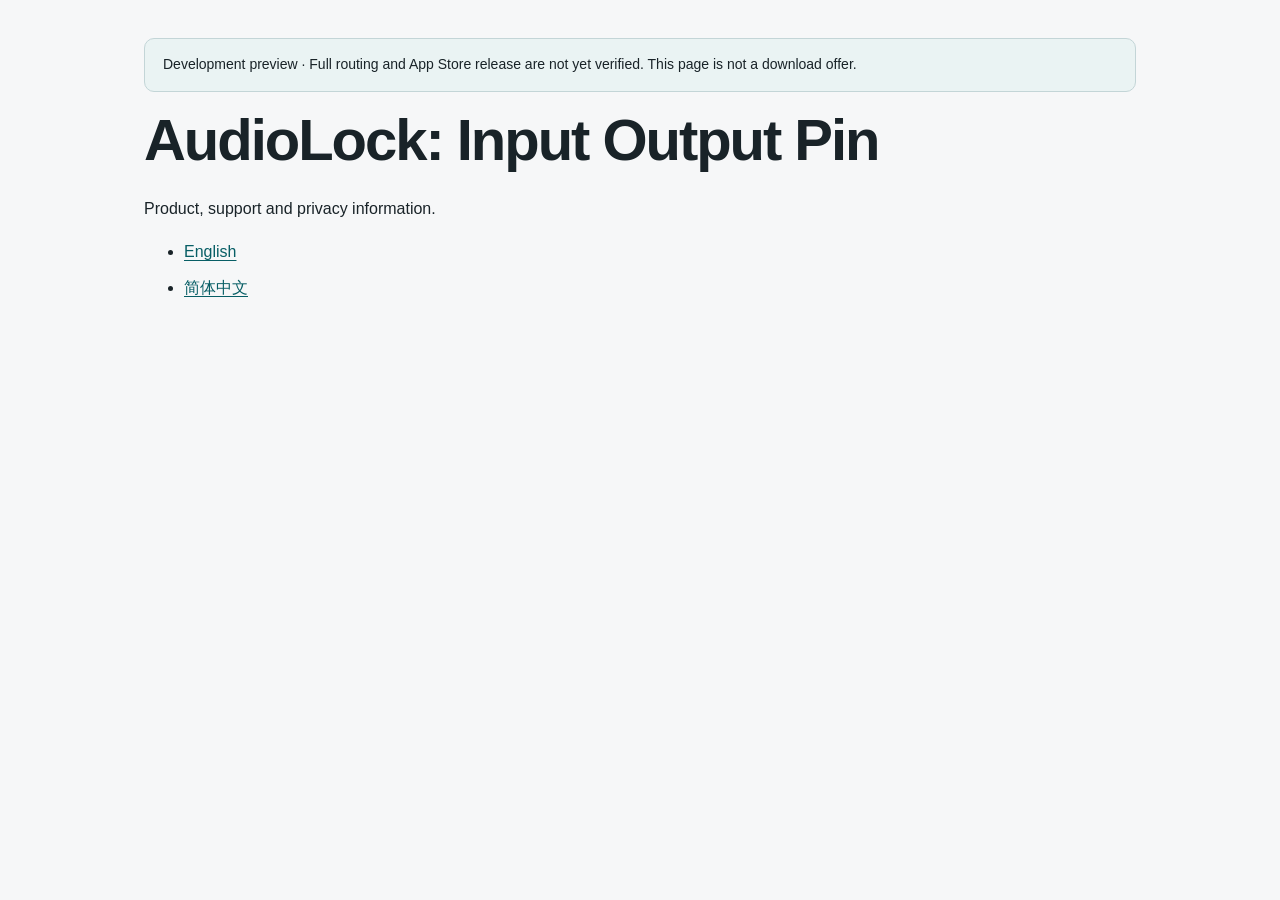
<file: index.html>
<!doctype html><html lang="en"><head><meta charset="utf-8"><meta name="viewport" content="width=device-width,initial-scale=1"><meta name="robots" content="noindex,follow"><title>AudioLock: Input Output Pin · Languages</title><link rel="canonical" href="https://kaylaoneal.github.io/audiolock-support/"><link rel="stylesheet" href="styles.css"></head><body><main><p class="notice">Development preview · Full routing and App Store release are not yet verified. This page is not a download offer.</p><h1>AudioLock: Input Output Pin</h1><p>Product, support and privacy information.</p><ul><li><a lang="en-US" href="en-US/index.html">English</a></li><li><a lang="zh-Hans" href="zh-Hans/index.html">简体中文</a></li></ul></main></body></html>
</file>
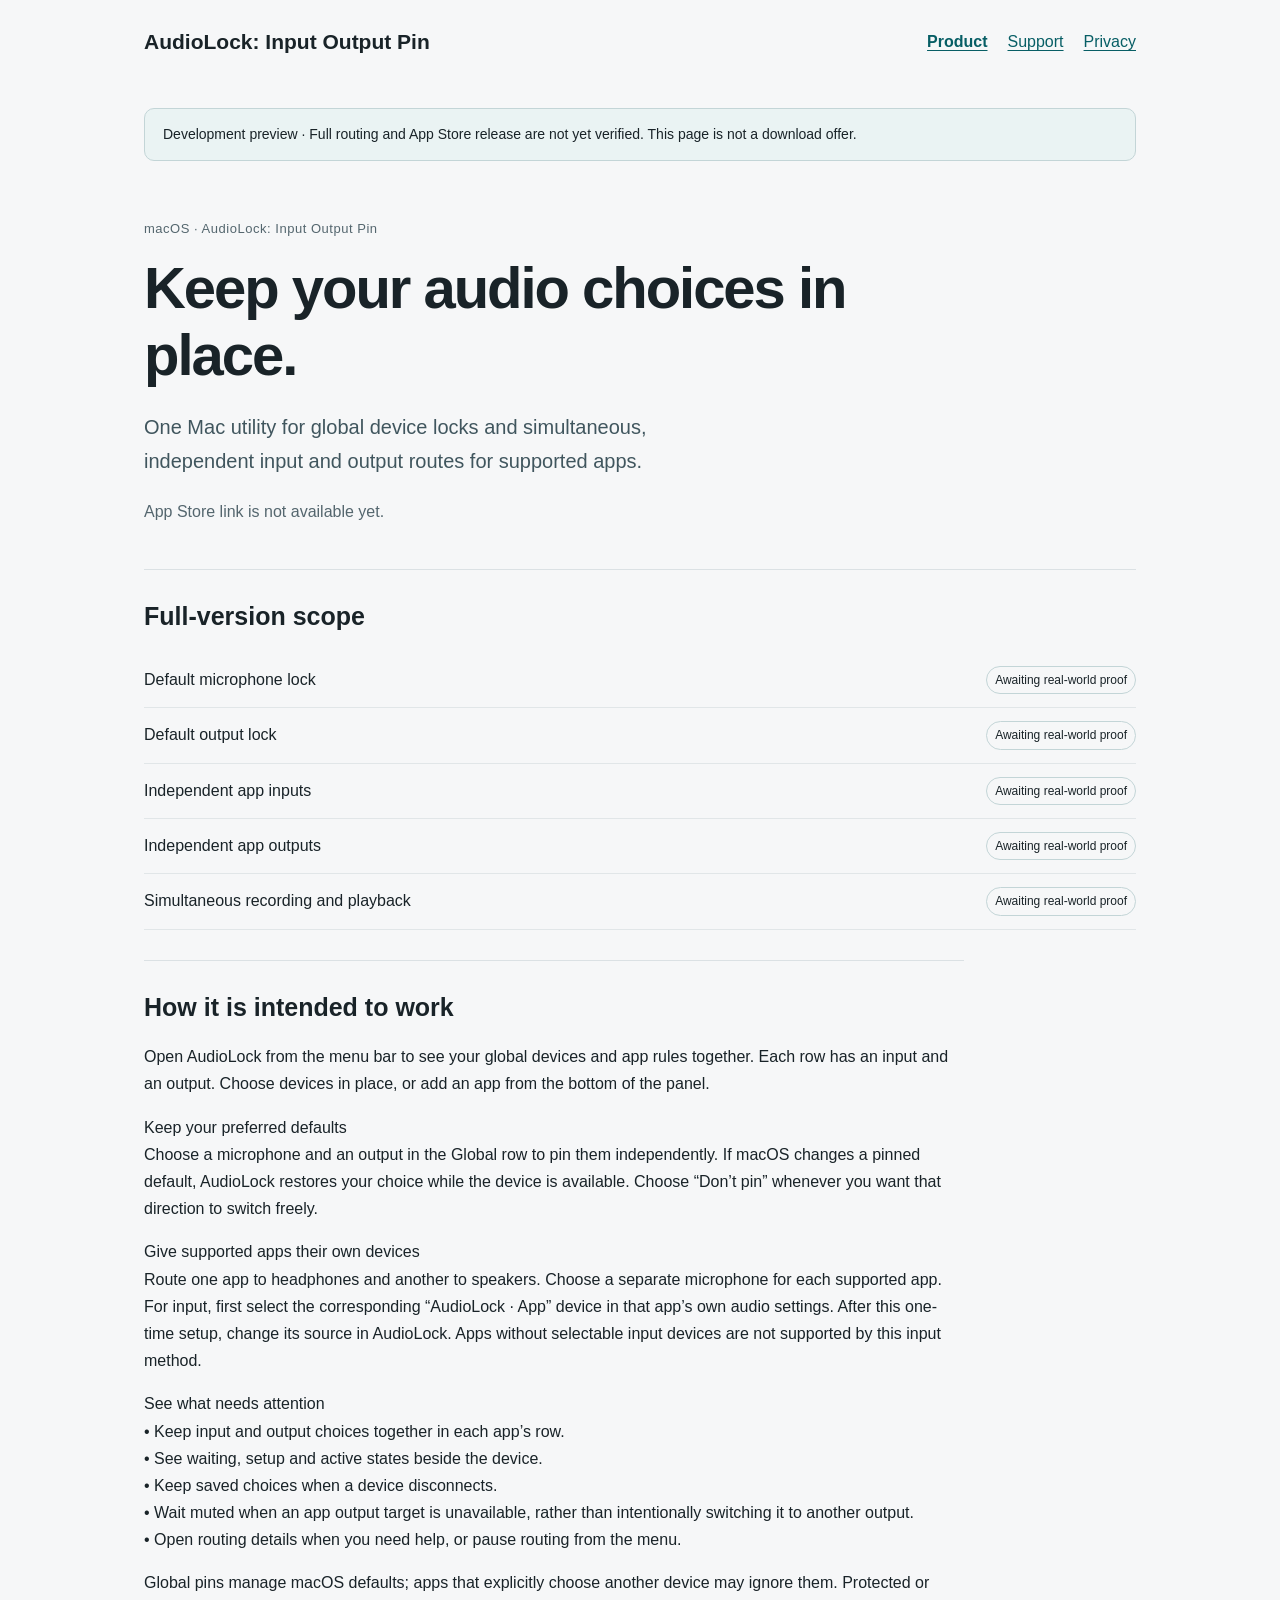
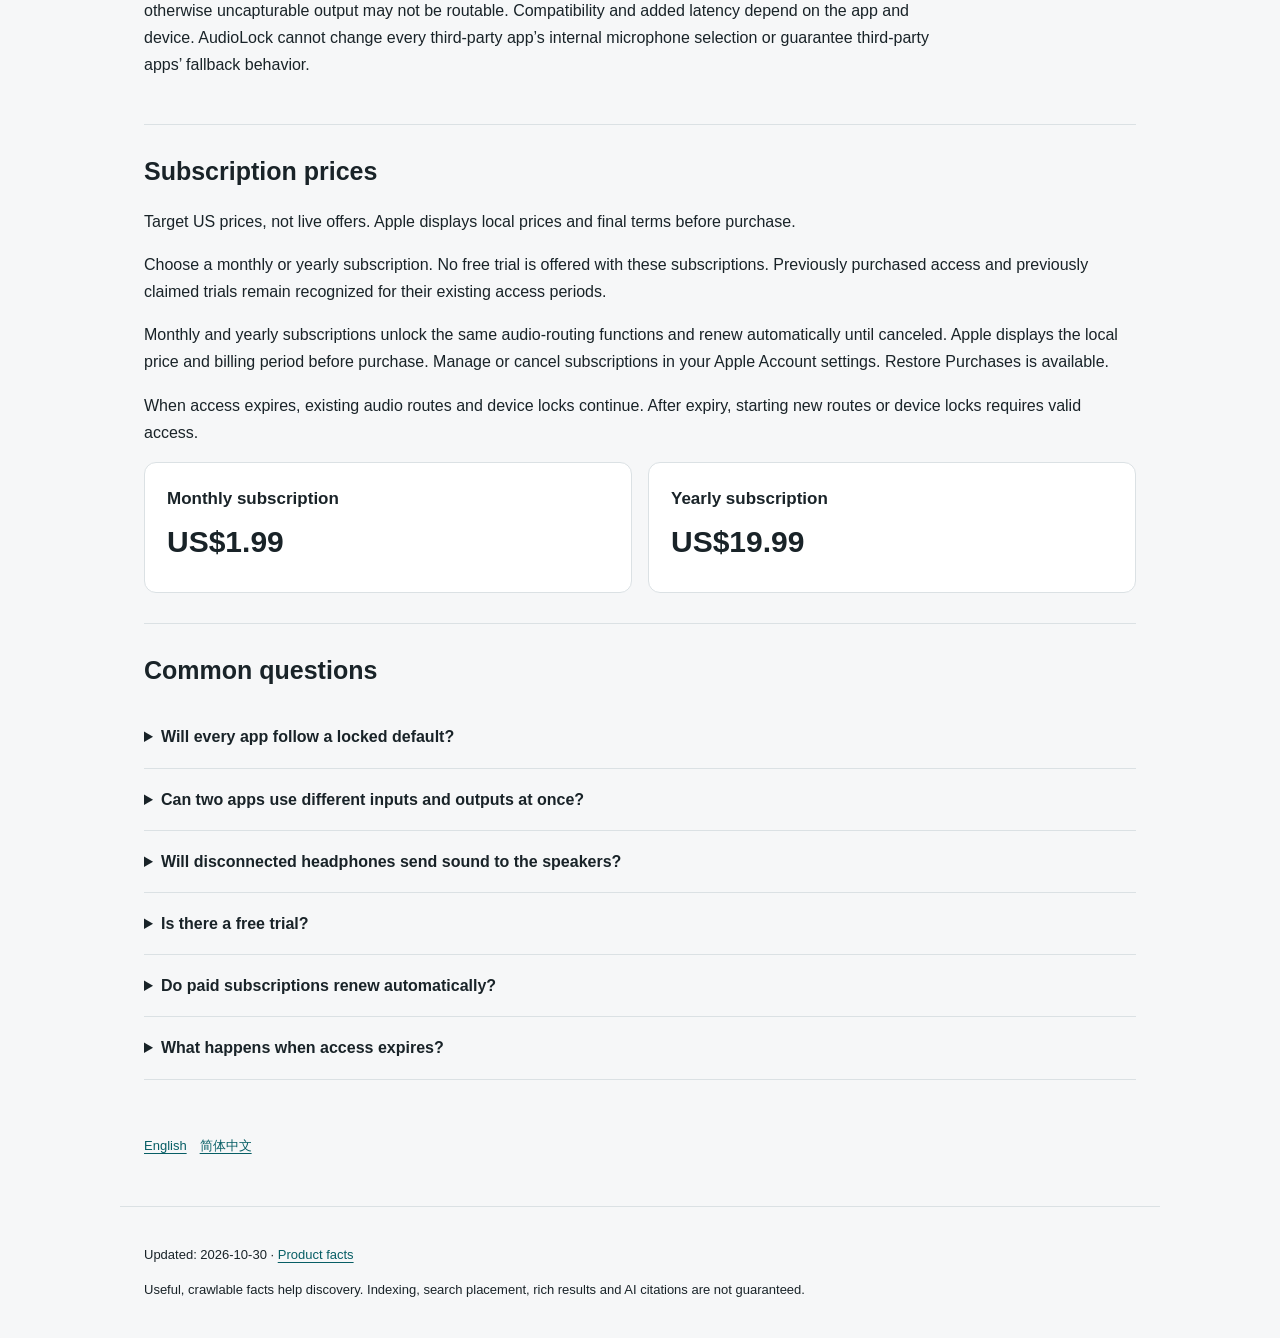
<file: en-US/index.html>
<!doctype html>
<html lang="en-US"><head><meta charset="utf-8"><meta name="viewport" content="width=device-width,initial-scale=1"><meta name="robots" content="noindex,follow"><title>AudioLock: Input Output Pin</title><meta name="description" content="One Mac utility for global device locks and simultaneous, independent input and output routes for supported apps."><link rel="canonical" href="https://kaylaoneal.github.io/audiolock-support/en-US/index.html">
<link rel="alternate" hreflang="en-US" href="https://kaylaoneal.github.io/audiolock-support/en-US/index.html">
<link rel="alternate" hreflang="zh-Hans" href="https://kaylaoneal.github.io/audiolock-support/zh-Hans/index.html">
<link rel="alternate" hreflang="x-default" href="https://kaylaoneal.github.io/audiolock-support/en-US/index.html"><link rel="stylesheet" href="../styles.css"><script type="application/ld+json">{"@context": "https://schema.org", "@type": "SoftwareApplication", "name": "AudioLock: Input Output Pin", "operatingSystem": "macOS", "applicationCategory": "UtilitiesApplication", "inLanguage": "en-US", "description": "One Mac utility for global device locks and simultaneous, independent input and output routes for supported apps.", "creativeWorkStatus": "In development", "url": "https://kaylaoneal.github.io/audiolock-support/en-US/index.html"}</script></head><body><header><div class="top"><a class="brand" href="index.html">AudioLock: Input Output Pin</a><nav aria-label="AudioLock: Input Output Pin"><a href="index.html" aria-current="page">Product</a><a href="support.html">Support</a><a href="privacy.html">Privacy</a></nav></div></header><main><aside class="notice">Development preview · Full routing and App Store release are not yet verified. This page is not a download offer.</aside><section class="hero"><p class="eyebrow">macOS · AudioLock: Input Output Pin</p><h1>Keep your audio choices in place.</h1><p class="lead">One Mac utility for global device locks and simultaneous, independent input and output routes for supported apps.</p><p class="muted">App Store link is not available yet.</p></section><section class="section"><h2>Full-version scope</h2><div class="capability"><span>Default microphone lock</span><span class="state">Awaiting real-world proof</span></div><div class="capability"><span>Default output lock</span><span class="state">Awaiting real-world proof</span></div><div class="capability"><span>Independent app inputs</span><span class="state">Awaiting real-world proof</span></div><div class="capability"><span>Independent app outputs</span><span class="state">Awaiting real-world proof</span></div><div class="capability"><span>Simultaneous recording and playback</span><span class="state">Awaiting real-world proof</span></div></section><section class="section copy"><h2>How it is intended to work</h2><p>Open AudioLock from the menu bar to see your global devices and app rules together. Each row has an input and an output. Choose devices in place, or add an app from the bottom of the panel.</p><p>Keep your preferred defaults
Choose a microphone and an output in the Global row to pin them independently. If macOS changes a pinned default, AudioLock restores your choice while the device is available. Choose “Don’t pin” whenever you want that direction to switch freely.</p><p>Give supported apps their own devices
Route one app to headphones and another to speakers. Choose a separate microphone for each supported app. For input, first select the corresponding “AudioLock · App” device in that app’s own audio settings. After this one-time setup, change its source in AudioLock. Apps without selectable input devices are not supported by this input method.</p><p>See what needs attention
• Keep input and output choices together in each app’s row.
• See waiting, setup and active states beside the device.
• Keep saved choices when a device disconnects.
• Wait muted when an app output target is unavailable, rather than intentionally switching it to another output.
• Open routing details when you need help, or pause routing from the menu.</p><p>Global pins manage macOS defaults; apps that explicitly choose another device may ignore them. Protected or otherwise uncapturable output may not be routable. Compatibility and added latency depend on the app and device. AudioLock cannot change every third-party app’s internal microphone selection or guarantee third-party apps’ fallback behavior.</p></section><section class="section"><h2>Subscription prices</h2><p>Target US prices, not live offers. Apple displays local prices and final terms before purchase.</p><p>Choose a monthly or yearly subscription. No free trial is offered with these subscriptions. Previously purchased access and previously claimed trials remain recognized for their existing access periods.</p><p>Monthly and yearly subscriptions unlock the same audio-routing functions and renew automatically until canceled. Apple displays the local price and billing period before purchase. Manage or cancel subscriptions in your Apple Account settings. Restore Purchases is available.</p><p>When access expires, existing audio routes and device locks continue. After expiry, starting new routes or device locks requires valid access.</p><div class="grid"><div class="card"><h3>Monthly subscription</h3><p class="price">US$1.99</p></div><div class="card"><h3>Yearly subscription</h3><p class="price">US$19.99</p></div></div></section><section class="section"><h2>Common questions</h2><details><summary>Will every app follow a locked default?</summary><p>No. Apps that explicitly choose a device can ignore the system default. Independent input requires selecting the supplied AudioLock input in a supported app.</p></details><details><summary>Can two apps use different inputs and outputs at once?</summary><p>That is the full-version goal. It remains unverified until two real apps pass simultaneous four-path testing; a saved rule is not proof of delivery.</p></details><details><summary>Will disconnected headphones send sound to the speakers?</summary><p>The output design keeps capture active and discards audio while waiting for the target. Real disconnect and crash behavior still requires verification; there is no blanket no-speaker guarantee.</p></details><details><summary>Is there a free trial?</summary><p>No new free trial is offered. Previously claimed trials remain valid for their existing access period; they do not enroll you in a paid subscription.</p></details><details><summary>Do paid subscriptions renew automatically?</summary><p>Yes. Monthly and yearly subscriptions renew automatically until canceled. Manage or cancel them in your Apple Account settings. Both plans unlock the same functions. No new trial is offered.</p></details><details><summary>What happens when access expires?</summary><p>Existing audio routes and device locks continue. After expiry, new routes or device locks require a purchase. Restore Purchases is available for your purchases.</p></details></section><div class="languages" aria-label="Language"><a href="../en-US/index.html" lang="en-US" hreflang="en-US">English</a><a href="../zh-Hans/index.html" lang="zh-Hans" hreflang="zh-Hans">简体中文</a></div></main><footer><p>Updated: 2026-10-30 · <a href="../facts.json">Product facts</a></p><p>Useful, crawlable facts help discovery. Indexing, search placement, rich results and AI citations are not guaranteed.</p></footer></body></html>
</file>
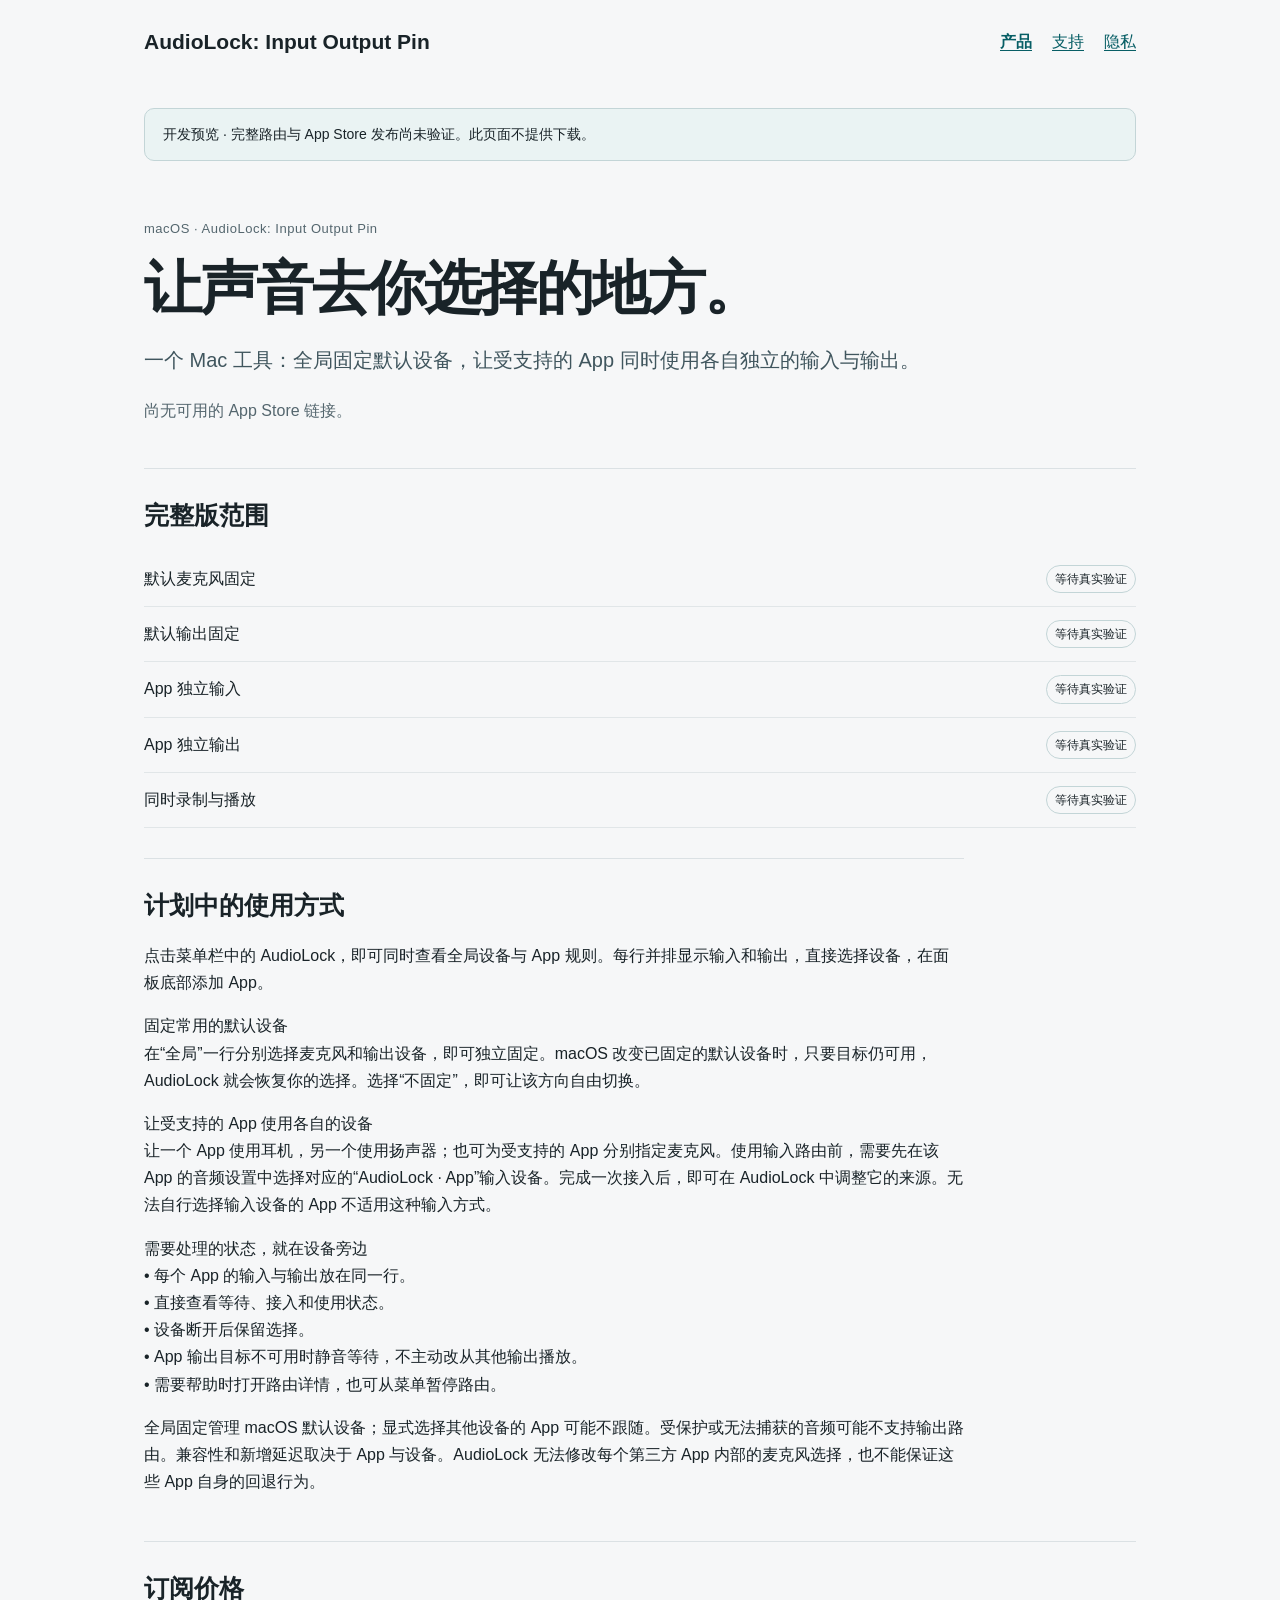
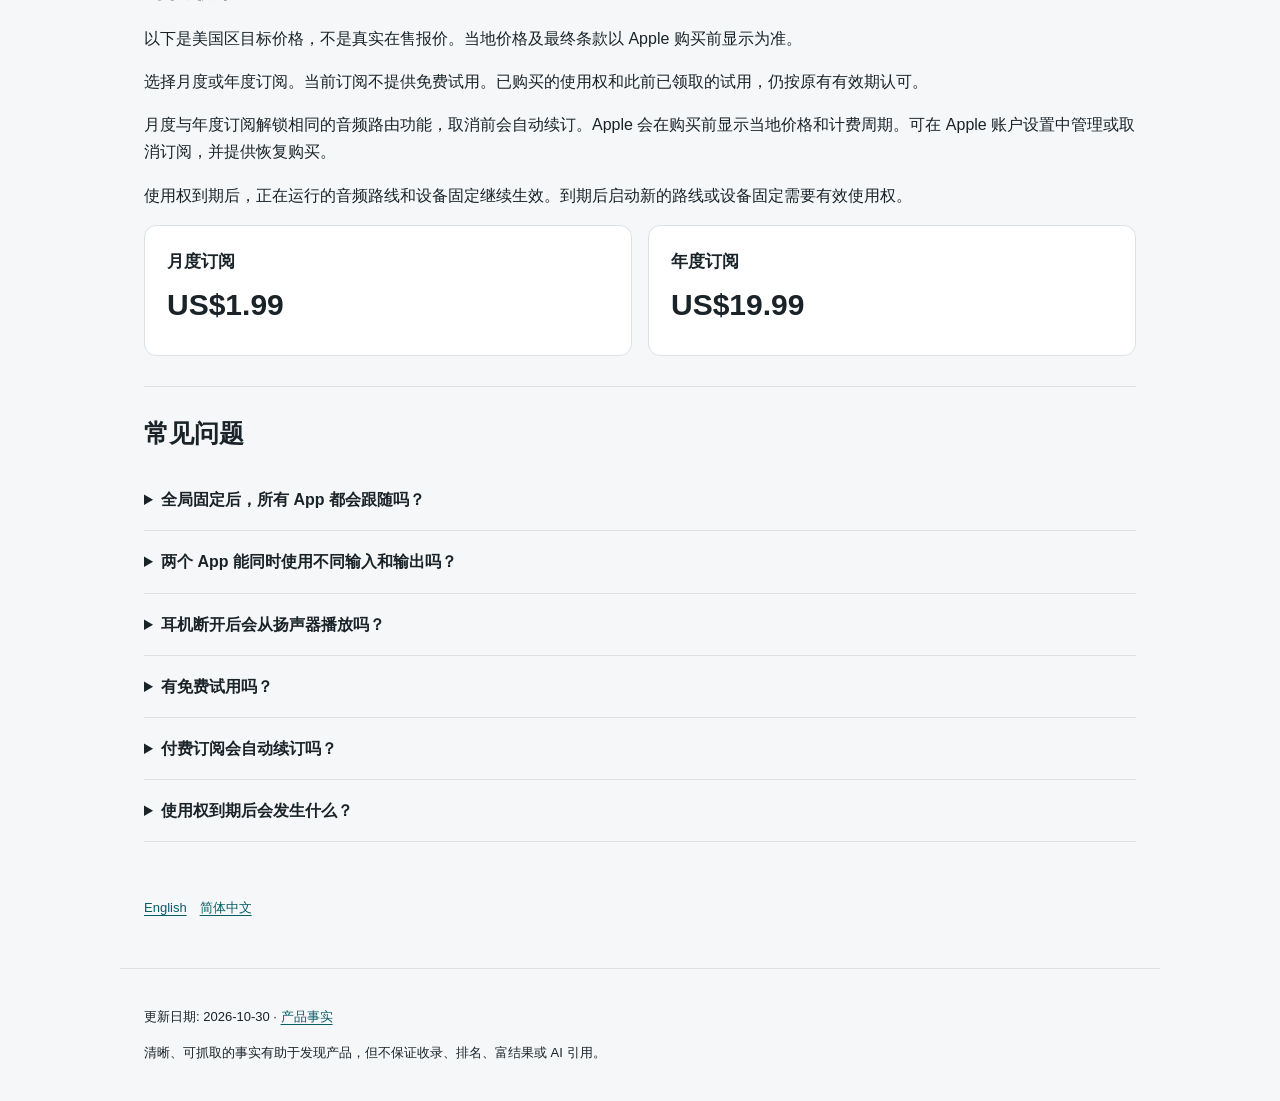
<file: zh-Hans/index.html>
<!doctype html>
<html lang="zh-Hans"><head><meta charset="utf-8"><meta name="viewport" content="width=device-width,initial-scale=1"><meta name="robots" content="noindex,follow"><title>AudioLock：音频设备固定</title><meta name="description" content="一个 Mac 工具：全局固定默认设备，让受支持的 App 同时使用各自独立的输入与输出。"><link rel="canonical" href="https://kaylaoneal.github.io/audiolock-support/zh-Hans/index.html">
<link rel="alternate" hreflang="en-US" href="https://kaylaoneal.github.io/audiolock-support/en-US/index.html">
<link rel="alternate" hreflang="zh-Hans" href="https://kaylaoneal.github.io/audiolock-support/zh-Hans/index.html">
<link rel="alternate" hreflang="x-default" href="https://kaylaoneal.github.io/audiolock-support/en-US/index.html"><link rel="stylesheet" href="../styles.css"><script type="application/ld+json">{"@context": "https://schema.org", "@type": "SoftwareApplication", "name": "AudioLock: Input Output Pin", "operatingSystem": "macOS", "applicationCategory": "UtilitiesApplication", "inLanguage": "zh-Hans", "description": "一个 Mac 工具：全局固定默认设备，让受支持的 App 同时使用各自独立的输入与输出。", "creativeWorkStatus": "In development", "url": "https://kaylaoneal.github.io/audiolock-support/zh-Hans/index.html"}</script></head><body><header><div class="top"><a class="brand" href="index.html">AudioLock: Input Output Pin</a><nav aria-label="AudioLock: Input Output Pin"><a href="index.html" aria-current="page">产品</a><a href="support.html">支持</a><a href="privacy.html">隐私</a></nav></div></header><main><aside class="notice">开发预览 · 完整路由与 App Store 发布尚未验证。此页面不提供下载。</aside><section class="hero"><p class="eyebrow">macOS · AudioLock: Input Output Pin</p><h1>让声音去你选择的地方。</h1><p class="lead">一个 Mac 工具：全局固定默认设备，让受支持的 App 同时使用各自独立的输入与输出。</p><p class="muted">尚无可用的 App Store 链接。</p></section><section class="section"><h2>完整版范围</h2><div class="capability"><span>默认麦克风固定</span><span class="state">等待真实验证</span></div><div class="capability"><span>默认输出固定</span><span class="state">等待真实验证</span></div><div class="capability"><span>App 独立输入</span><span class="state">等待真实验证</span></div><div class="capability"><span>App 独立输出</span><span class="state">等待真实验证</span></div><div class="capability"><span>同时录制与播放</span><span class="state">等待真实验证</span></div></section><section class="section copy"><h2>计划中的使用方式</h2><p>点击菜单栏中的 AudioLock，即可同时查看全局设备与 App 规则。每行并排显示输入和输出，直接选择设备，在面板底部添加 App。</p><p>固定常用的默认设备
在“全局”一行分别选择麦克风和输出设备，即可独立固定。macOS 改变已固定的默认设备时，只要目标仍可用，AudioLock 就会恢复你的选择。选择“不固定”，即可让该方向自由切换。</p><p>让受支持的 App 使用各自的设备
让一个 App 使用耳机，另一个使用扬声器；也可为受支持的 App 分别指定麦克风。使用输入路由前，需要先在该 App 的音频设置中选择对应的“AudioLock · App”输入设备。完成一次接入后，即可在 AudioLock 中调整它的来源。无法自行选择输入设备的 App 不适用这种输入方式。</p><p>需要处理的状态，就在设备旁边
• 每个 App 的输入与输出放在同一行。
• 直接查看等待、接入和使用状态。
• 设备断开后保留选择。
• App 输出目标不可用时静音等待，不主动改从其他输出播放。
• 需要帮助时打开路由详情，也可从菜单暂停路由。</p><p>全局固定管理 macOS 默认设备；显式选择其他设备的 App 可能不跟随。受保护或无法捕获的音频可能不支持输出路由。兼容性和新增延迟取决于 App 与设备。AudioLock 无法修改每个第三方 App 内部的麦克风选择，也不能保证这些 App 自身的回退行为。</p></section><section class="section"><h2>订阅价格</h2><p>以下是美国区目标价格，不是真实在售报价。当地价格及最终条款以 Apple 购买前显示为准。</p><p>选择月度或年度订阅。当前订阅不提供免费试用。已购买的使用权和此前已领取的试用，仍按原有有效期认可。</p><p>月度与年度订阅解锁相同的音频路由功能，取消前会自动续订。Apple 会在购买前显示当地价格和计费周期。可在 Apple 账户设置中管理或取消订阅，并提供恢复购买。</p><p>使用权到期后，正在运行的音频路线和设备固定继续生效。到期后启动新的路线或设备固定需要有效使用权。</p><div class="grid"><div class="card"><h3>月度订阅</h3><p class="price">US$1.99</p></div><div class="card"><h3>年度订阅</h3><p class="price">US$19.99</p></div></div></section><section class="section"><h2>常见问题</h2><details><summary>全局固定后，所有 App 都会跟随吗？</summary><p>不会。显式选择设备的 App 可以忽略系统默认。独立输入需要在受支持的 App 内选择对应的 AudioLock 输入。</p></details><details><summary>两个 App 能同时使用不同输入和输出吗？</summary><p>这是完整版目标。同两个真实 App 的四条路径并行测试通过前，不能称为已验证；保存规则也不等于实际传送成功。</p></details><details><summary>耳机断开后会从扬声器播放吗？</summary><p>输出设计会保持捕获并丢弃音频，等待指定设备。真实断连与崩溃行为仍需验证，不能保证任何故障下都不会外放。</p></details><details><summary>有免费试用吗？</summary><p>当前不提供新的免费试用。此前已领取的试用仍按原有有效期认可，不会开通付费订阅。</p></details><details><summary>付费订阅会自动续订吗？</summary><p>会。月度和年度订阅在取消前会自动续订，可在 Apple 账户设置中管理或取消。两种方案解锁相同功能。当前不提供新的试用。</p></details><details><summary>使用权到期后会发生什么？</summary><p>正在运行的音频路线和设备固定继续生效。到期后启动新的路线或设备固定需要购买使用权。已有购买可使用恢复购买。</p></details></section><div class="languages" aria-label="Language"><a href="../en-US/index.html" lang="en-US" hreflang="en-US">English</a><a href="../zh-Hans/index.html" lang="zh-Hans" hreflang="zh-Hans">简体中文</a></div></main><footer><p>更新日期: 2026-10-30 · <a href="../facts.json">产品事实</a></p><p>清晰、可抓取的事实有助于发现产品，但不保证收录、排名、富结果或 AI 引用。</p></footer></body></html>
</file>
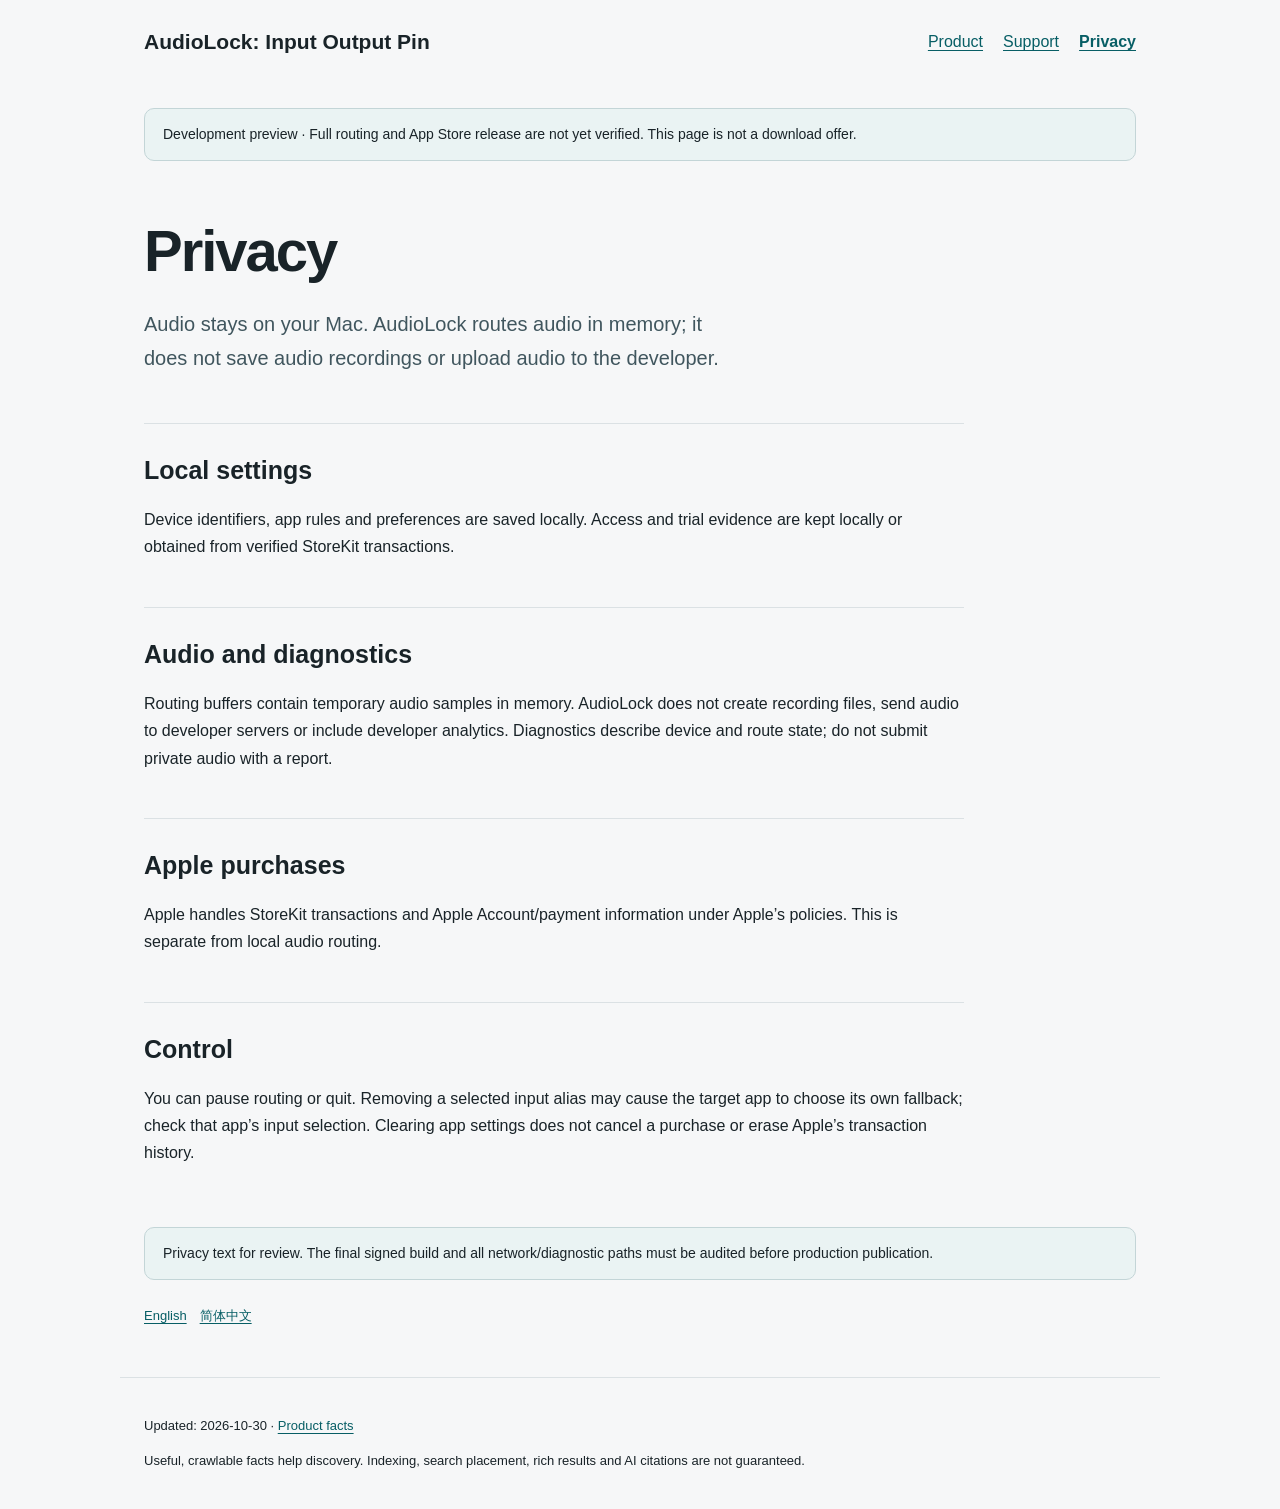
<file: en-US/privacy.html>
<!doctype html>
<html lang="en-US"><head><meta charset="utf-8"><meta name="viewport" content="width=device-width,initial-scale=1"><meta name="robots" content="noindex,follow"><title>Privacy · AudioLock: Input Output Pin</title><meta name="description" content="Audio stays on your Mac. AudioLock routes audio in memory; it does not save audio recordings or upload audio to the developer."><link rel="canonical" href="https://kaylaoneal.github.io/audiolock-support/en-US/privacy.html">
<link rel="alternate" hreflang="en-US" href="https://kaylaoneal.github.io/audiolock-support/en-US/privacy.html">
<link rel="alternate" hreflang="zh-Hans" href="https://kaylaoneal.github.io/audiolock-support/zh-Hans/privacy.html">
<link rel="alternate" hreflang="x-default" href="https://kaylaoneal.github.io/audiolock-support/en-US/privacy.html"><link rel="stylesheet" href="../styles.css"></head><body><header><div class="top"><a class="brand" href="index.html">AudioLock: Input Output Pin</a><nav aria-label="AudioLock: Input Output Pin"><a href="index.html">Product</a><a href="support.html">Support</a><a href="privacy.html" aria-current="page">Privacy</a></nav></div></header><main><aside class="notice">Development preview · Full routing and App Store release are not yet verified. This page is not a download offer.</aside><section class="hero"><h1>Privacy</h1><p class="lead">Audio stays on your Mac. AudioLock routes audio in memory; it does not save audio recordings or upload audio to the developer.</p></section><div class="copy"><section class="section"><h2>Local settings</h2><p>Device identifiers, app rules and preferences are saved locally. Access and trial evidence are kept locally or obtained from verified StoreKit transactions.</p></section><section class="section"><h2>Audio and diagnostics</h2><p>Routing buffers contain temporary audio samples in memory. AudioLock does not create recording files, send audio to developer servers or include developer analytics. Diagnostics describe device and route state; do not submit private audio with a report.</p></section><section class="section"><h2>Apple purchases</h2><p>Apple handles StoreKit transactions and Apple Account/payment information under Apple’s policies. This is separate from local audio routing.</p></section><section class="section"><h2>Control</h2><p>You can pause routing or quit. Removing a selected input alias may cause the target app to choose its own fallback; check that app’s input selection. Clearing app settings does not cancel a purchase or erase Apple’s transaction history.</p></section></div><p class="notice">Privacy text for review. The final signed build and all network/diagnostic paths must be audited before production publication.</p><div class="languages" aria-label="Language"><a href="../en-US/privacy.html" lang="en-US" hreflang="en-US">English</a><a href="../zh-Hans/privacy.html" lang="zh-Hans" hreflang="zh-Hans">简体中文</a></div></main><footer><p>Updated: 2026-10-30 · <a href="../facts.json">Product facts</a></p><p>Useful, crawlable facts help discovery. Indexing, search placement, rich results and AI citations are not guaranteed.</p></footer></body></html>
</file>
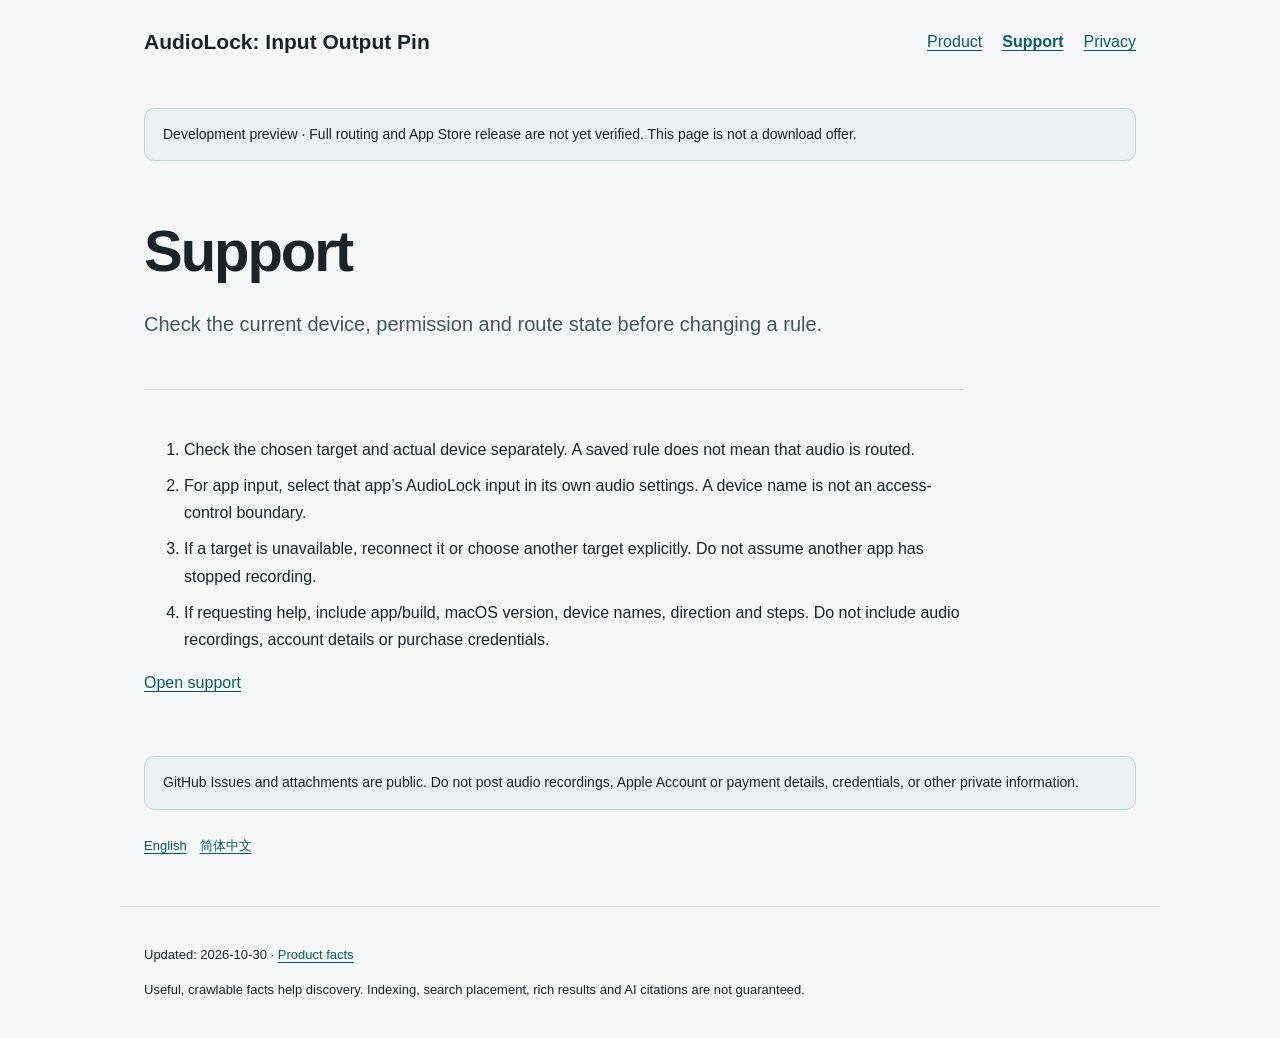
<file: en-US/support.html>
<!doctype html>
<html lang="en-US"><head><meta charset="utf-8"><meta name="viewport" content="width=device-width,initial-scale=1"><meta name="robots" content="noindex,follow"><title>Support · AudioLock: Input Output Pin</title><meta name="description" content="Check the current device, permission and route state before changing a rule."><link rel="canonical" href="https://kaylaoneal.github.io/audiolock-support/en-US/support.html">
<link rel="alternate" hreflang="en-US" href="https://kaylaoneal.github.io/audiolock-support/en-US/support.html">
<link rel="alternate" hreflang="zh-Hans" href="https://kaylaoneal.github.io/audiolock-support/zh-Hans/support.html">
<link rel="alternate" hreflang="x-default" href="https://kaylaoneal.github.io/audiolock-support/en-US/support.html"><link rel="stylesheet" href="../styles.css"></head><body><header><div class="top"><a class="brand" href="index.html">AudioLock: Input Output Pin</a><nav aria-label="AudioLock: Input Output Pin"><a href="index.html">Product</a><a href="support.html" aria-current="page">Support</a><a href="privacy.html">Privacy</a></nav></div></header><main><aside class="notice">Development preview · Full routing and App Store release are not yet verified. This page is not a download offer.</aside><section class="hero"><h1>Support</h1><p class="lead">Check the current device, permission and route state before changing a rule.</p></section><section class="section copy"><ol><li>Check the chosen target and actual device separately. A saved rule does not mean that audio is routed.</li><li>For app input, select that app’s AudioLock input in its own audio settings. A device name is not an access-control boundary.</li><li>If a target is unavailable, reconnect it or choose another target explicitly. Do not assume another app has stopped recording.</li><li>If requesting help, include app/build, macOS version, device names, direction and steps. Do not include audio recordings, account details or purchase credentials.</li></ol><p><a href="https://github.com/KaylaONeal/audiolock-support/issues">Open support</a></p></section><p class="notice">GitHub Issues and attachments are public. Do not post audio recordings, Apple Account or payment details, credentials, or other private information.</p><div class="languages" aria-label="Language"><a href="../en-US/support.html" lang="en-US" hreflang="en-US">English</a><a href="../zh-Hans/support.html" lang="zh-Hans" hreflang="zh-Hans">简体中文</a></div></main><footer><p>Updated: 2026-10-30 · <a href="../facts.json">Product facts</a></p><p>Useful, crawlable facts help discovery. Indexing, search placement, rich results and AI citations are not guaranteed.</p></footer></body></html>
</file>
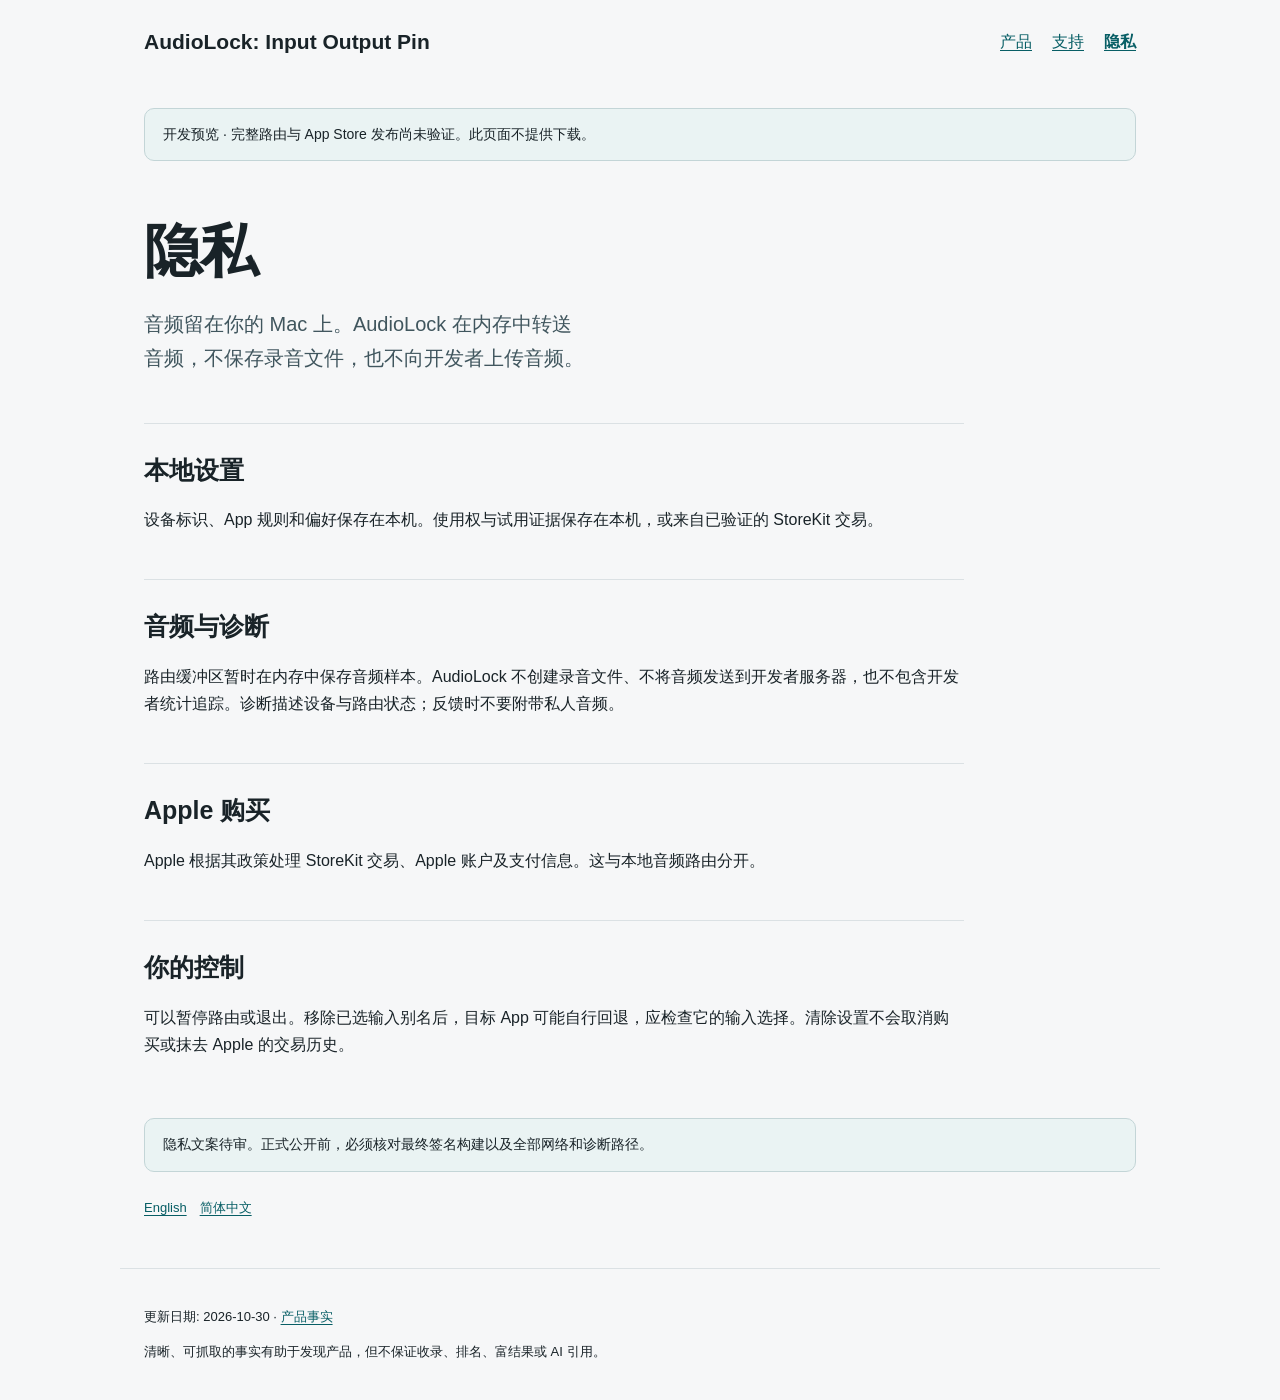
<file: zh-Hans/privacy.html>
<!doctype html>
<html lang="zh-Hans"><head><meta charset="utf-8"><meta name="viewport" content="width=device-width,initial-scale=1"><meta name="robots" content="noindex,follow"><title>隐私 · AudioLock: Input Output Pin</title><meta name="description" content="音频留在你的 Mac 上。AudioLock 在内存中转送音频，不保存录音文件，也不向开发者上传音频。"><link rel="canonical" href="https://kaylaoneal.github.io/audiolock-support/zh-Hans/privacy.html">
<link rel="alternate" hreflang="en-US" href="https://kaylaoneal.github.io/audiolock-support/en-US/privacy.html">
<link rel="alternate" hreflang="zh-Hans" href="https://kaylaoneal.github.io/audiolock-support/zh-Hans/privacy.html">
<link rel="alternate" hreflang="x-default" href="https://kaylaoneal.github.io/audiolock-support/en-US/privacy.html"><link rel="stylesheet" href="../styles.css"></head><body><header><div class="top"><a class="brand" href="index.html">AudioLock: Input Output Pin</a><nav aria-label="AudioLock: Input Output Pin"><a href="index.html">产品</a><a href="support.html">支持</a><a href="privacy.html" aria-current="page">隐私</a></nav></div></header><main><aside class="notice">开发预览 · 完整路由与 App Store 发布尚未验证。此页面不提供下载。</aside><section class="hero"><h1>隐私</h1><p class="lead">音频留在你的 Mac 上。AudioLock 在内存中转送音频，不保存录音文件，也不向开发者上传音频。</p></section><div class="copy"><section class="section"><h2>本地设置</h2><p>设备标识、App 规则和偏好保存在本机。使用权与试用证据保存在本机，或来自已验证的 StoreKit 交易。</p></section><section class="section"><h2>音频与诊断</h2><p>路由缓冲区暂时在内存中保存音频样本。AudioLock 不创建录音文件、不将音频发送到开发者服务器，也不包含开发者统计追踪。诊断描述设备与路由状态；反馈时不要附带私人音频。</p></section><section class="section"><h2>Apple 购买</h2><p>Apple 根据其政策处理 StoreKit 交易、Apple 账户及支付信息。这与本地音频路由分开。</p></section><section class="section"><h2>你的控制</h2><p>可以暂停路由或退出。移除已选输入别名后，目标 App 可能自行回退，应检查它的输入选择。清除设置不会取消购买或抹去 Apple 的交易历史。</p></section></div><p class="notice">隐私文案待审。正式公开前，必须核对最终签名构建以及全部网络和诊断路径。</p><div class="languages" aria-label="Language"><a href="../en-US/privacy.html" lang="en-US" hreflang="en-US">English</a><a href="../zh-Hans/privacy.html" lang="zh-Hans" hreflang="zh-Hans">简体中文</a></div></main><footer><p>更新日期: 2026-10-30 · <a href="../facts.json">产品事实</a></p><p>清晰、可抓取的事实有助于发现产品，但不保证收录、排名、富结果或 AI 引用。</p></footer></body></html>
</file>
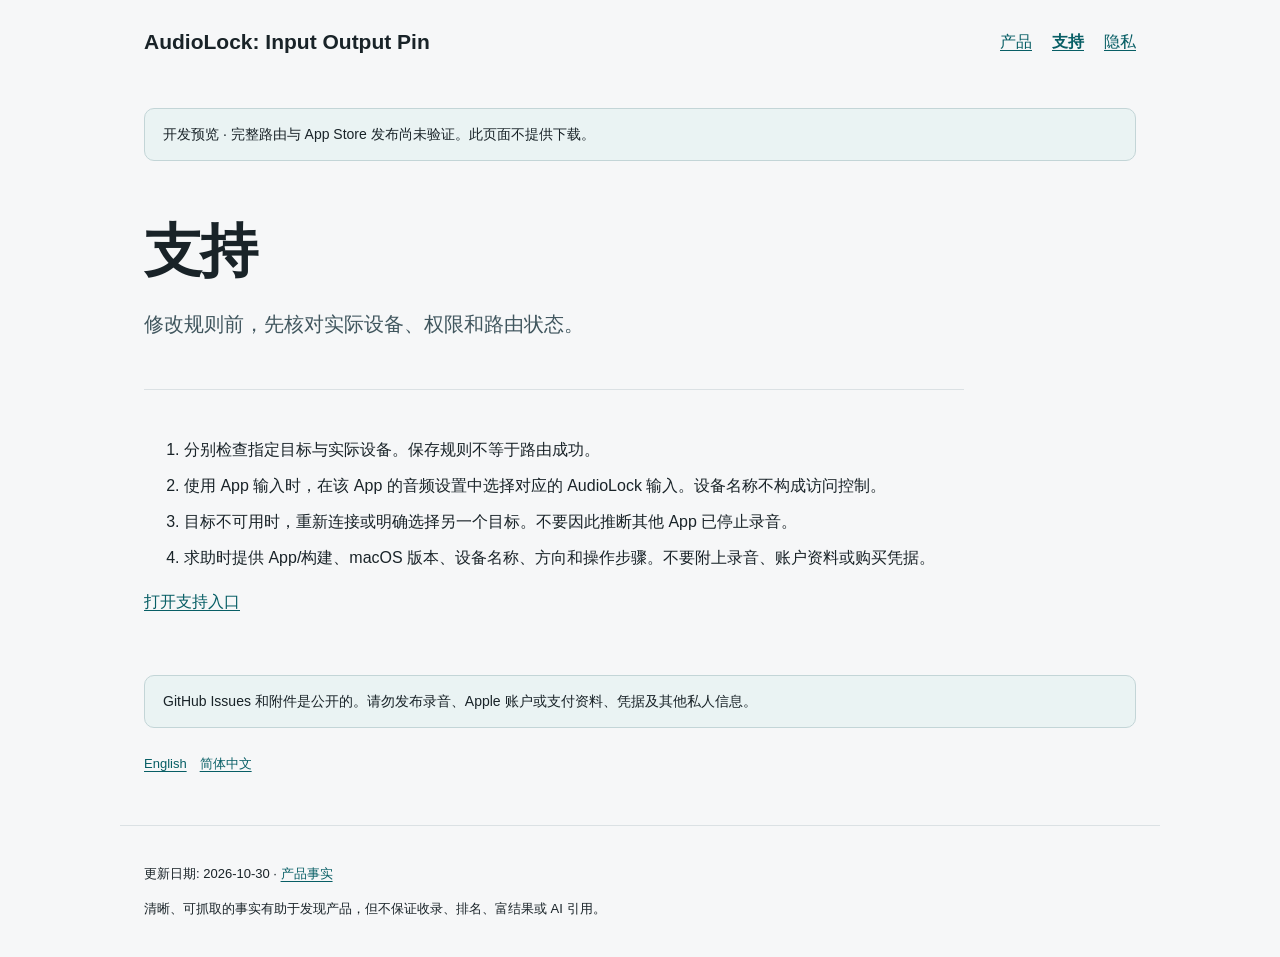
<file: zh-Hans/support.html>
<!doctype html>
<html lang="zh-Hans"><head><meta charset="utf-8"><meta name="viewport" content="width=device-width,initial-scale=1"><meta name="robots" content="noindex,follow"><title>支持 · AudioLock: Input Output Pin</title><meta name="description" content="修改规则前，先核对实际设备、权限和路由状态。"><link rel="canonical" href="https://kaylaoneal.github.io/audiolock-support/zh-Hans/support.html">
<link rel="alternate" hreflang="en-US" href="https://kaylaoneal.github.io/audiolock-support/en-US/support.html">
<link rel="alternate" hreflang="zh-Hans" href="https://kaylaoneal.github.io/audiolock-support/zh-Hans/support.html">
<link rel="alternate" hreflang="x-default" href="https://kaylaoneal.github.io/audiolock-support/en-US/support.html"><link rel="stylesheet" href="../styles.css"></head><body><header><div class="top"><a class="brand" href="index.html">AudioLock: Input Output Pin</a><nav aria-label="AudioLock: Input Output Pin"><a href="index.html">产品</a><a href="support.html" aria-current="page">支持</a><a href="privacy.html">隐私</a></nav></div></header><main><aside class="notice">开发预览 · 完整路由与 App Store 发布尚未验证。此页面不提供下载。</aside><section class="hero"><h1>支持</h1><p class="lead">修改规则前，先核对实际设备、权限和路由状态。</p></section><section class="section copy"><ol><li>分别检查指定目标与实际设备。保存规则不等于路由成功。</li><li>使用 App 输入时，在该 App 的音频设置中选择对应的 AudioLock 输入。设备名称不构成访问控制。</li><li>目标不可用时，重新连接或明确选择另一个目标。不要因此推断其他 App 已停止录音。</li><li>求助时提供 App/构建、macOS 版本、设备名称、方向和操作步骤。不要附上录音、账户资料或购买凭据。</li></ol><p><a href="https://github.com/KaylaONeal/audiolock-support/issues">打开支持入口</a></p></section><p class="notice">GitHub Issues 和附件是公开的。请勿发布录音、Apple 账户或支付资料、凭据及其他私人信息。</p><div class="languages" aria-label="Language"><a href="../en-US/support.html" lang="en-US" hreflang="en-US">English</a><a href="../zh-Hans/support.html" lang="zh-Hans" hreflang="zh-Hans">简体中文</a></div></main><footer><p>更新日期: 2026-10-30 · <a href="../facts.json">产品事实</a></p><p>清晰、可抓取的事实有助于发现产品，但不保证收录、排名、富结果或 AI 引用。</p></footer></body></html>
</file>
<file: styles.css>
*{box-sizing:border-box}html{color-scheme:light dark}body{margin:0;background:#f6f7f8;color:#192328;font:16px/1.7 -apple-system,BlinkMacSystemFont,'Segoe UI',sans-serif}a{color:#075e65;text-underline-offset:3px}a:focus-visible{outline:3px solid #00a2ae;outline-offset:4px}header,main,footer{max-width:1040px;margin:auto;padding:24px}.top{display:flex;align-items:center;justify-content:space-between;gap:24px;flex-wrap:wrap}.brand{font-size:21px;font-weight:650;text-decoration:none;color:inherit}nav{display:flex;flex-wrap:wrap;gap:20px}nav a[aria-current=page]{font-weight:650}.notice{border:1px solid #c3d5d7;background:#eaf3f3;padding:14px 18px;border-radius:10px;font-size:14px}.hero{max-width:780px;padding:44px 0 28px}.eyebrow{font-size:13px;color:#54666e;letter-spacing:.04em}h1{font-size:clamp(32px,5.5vw,58px);line-height:1.16;letter-spacing:-.035em;margin:12px 0 22px;font-weight:650}h2{font-size:25px;line-height:1.3;margin:0 0 20px}h3{font-size:17px;margin:0 0 6px}.lead{font-size:20px;color:#40565e;text-wrap:balance}.section{padding:30px 0;border-top:1px solid #dbe1e4}.grid{display:grid;grid-template-columns:repeat(auto-fit,minmax(250px,1fr));gap:16px}.card{background:#fff;border:1px solid #dbe1e4;border-radius:12px;padding:22px}.card p{margin:7px 0}.muted,small{color:#54666e}.state{font-size:12px;border:1px solid #c3d5d7;border-radius:30px;padding:3px 8px;white-space:nowrap}.capability{display:flex;justify-content:space-between;gap:18px;padding:13px 0;border-bottom:1px solid #e1e6e8}.price{font-size:30px;font-weight:650;line-height:1.4}.copy{max-width:820px}.copy p{white-space:pre-line}details{padding:17px 0;border-bottom:1px solid #dbe1e4}summary{cursor:pointer;font-weight:600}details p{max-width:820px}.languages{font-size:13px;display:flex;gap:13px;flex-wrap:wrap;margin:25px 0}footer{border-top:1px solid #dbe1e4;font-size:13px}li{margin:9px 0}.button{display:inline-block;border-radius:8px;background:#075e65;color:white;padding:10px 16px;text-decoration:none;font-weight:600}@media(prefers-color-scheme:dark){body{background:#171d20;color:#edf2f4}a{color:#8cdbde}.lead,.muted,small,.eyebrow{color:#adbfc6}.card{background:#20292e;border-color:#3b4b53}.notice{background:#21383a;border-color:#456369}.section,footer,details,.capability{border-color:#3b4b53}.state{border-color:#60777d}.button{color:#fff;background:#23666b}}@media(max-width:600px){header,main,footer{padding:18px}.hero{padding-top:22px}.state{white-space:normal}.capability{align-items:start}.lead{font-size:18px}}
</file>
